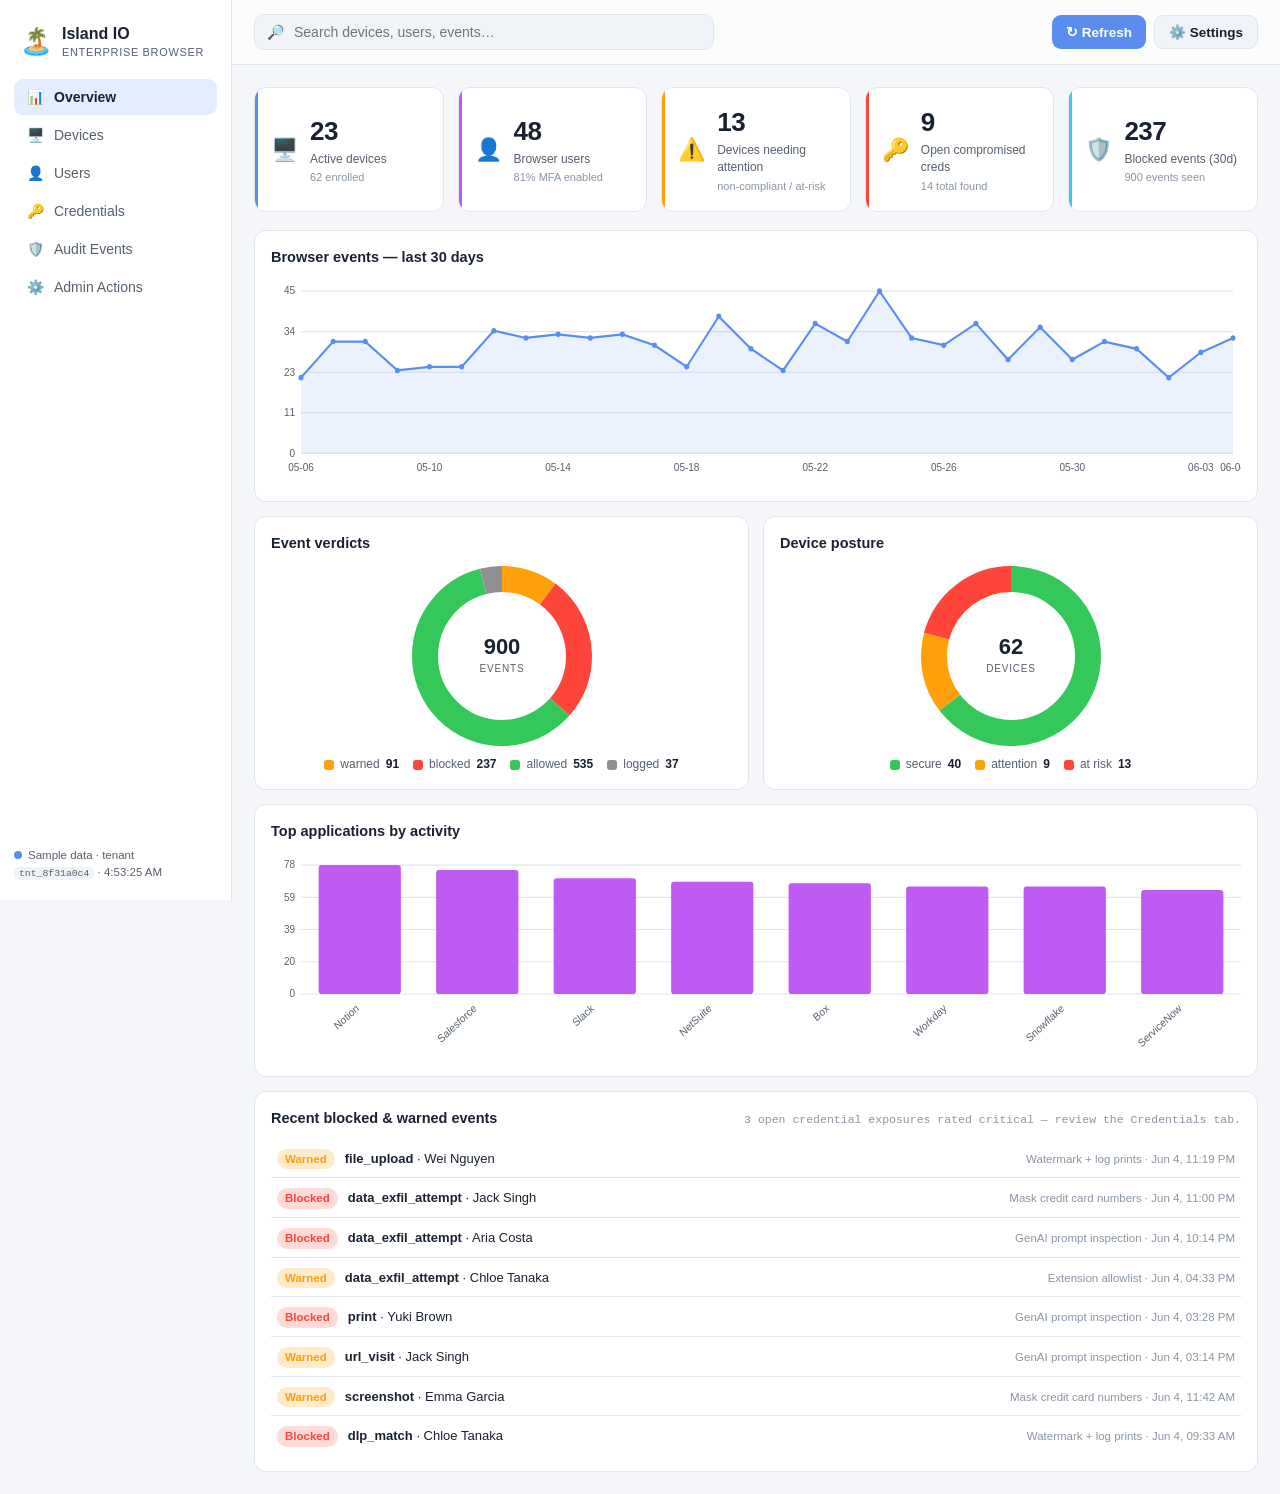
<file: index.html>
<!DOCTYPE html>
<html lang="en">
<head>
  <meta charset="UTF-8" />
  <meta name="viewport" content="width=device-width, initial-scale=1.0" />
  <title>Island IO · Enterprise Browser Dashboard</title>
  <meta name="description" content="GUI dashboard for the Island Enterprise Browser API — devices, users, compromised credentials, audit events and admin actions." />
  <link rel="icon" href="data:image/svg+xml,<svg xmlns='http://www.w3.org/2000/svg' viewBox='0 0 100 100'><text y='.9em' font-size='90'>🏝️</text></svg>" />
  <link rel="stylesheet" href="assets/css/styles.css" />
</head>
<body>
  <div id="app">
    <!-- Sidebar -->
    <aside class="sidebar">
      <div class="brand">
        <span class="brand-mark">🏝️</span>
        <div>
          <div class="brand-name">Island IO</div>
          <div class="brand-sub">Enterprise Browser</div>
        </div>
      </div>
      <nav class="tabs">
        <button class="tab active" data-tab="overview"><span>📊</span> Overview</button>
        <button class="tab" data-tab="devices"><span>🖥️</span> Devices</button>
        <button class="tab" data-tab="users"><span>👤</span> Users</button>
        <button class="tab" data-tab="credentials"><span>🔑</span> Credentials</button>
        <button class="tab" data-tab="events"><span>🛡️</span> Audit Events</button>
        <button class="tab" data-tab="admin"><span>⚙️</span> Admin Actions</button>
      </nav>
      <div class="sidebar-foot">
        <div id="dataStatus" class="data-status">Loading…</div>
      </div>
    </aside>

    <!-- Main -->
    <main class="main">
      <header class="topbar">
        <div class="search">
          <span>🔎</span>
          <input id="globalSearch" type="search" placeholder="Search devices, users, events…" autocomplete="off" />
        </div>
        <div class="topbar-actions">
          <button id="refreshBtn" class="btn" title="Reload data">↻ Refresh</button>
          <button id="settingsBtn" class="btn btn-ghost" title="Configure data source">⚙️ Settings</button>
        </div>
      </header>

      <div class="content">
        <!-- Overview -->
        <section id="panel-overview" class="panel active">
          <div id="kpis" class="kpi-row"></div>

          <div class="grid grid-2">
            <div class="card span-2">
              <div class="card-head"><h3>Browser events — last 30 days</h3></div>
              <div id="chartEventsTrend" class="chart"></div>
            </div>
            <div class="card">
              <div class="card-head"><h3>Event verdicts</h3></div>
              <div id="chartVerdicts" class="chart chart-center"></div>
            </div>
            <div class="card">
              <div class="card-head"><h3>Device posture</h3></div>
              <div id="chartPosture" class="chart chart-center"></div>
            </div>
            <div class="card span-2">
              <div class="card-head"><h3>Top applications by activity</h3></div>
              <div id="chartTopSaas" class="chart"></div>
            </div>
            <div class="card span-2">
              <div class="card-head">
                <h3>Recent blocked &amp; warned events</h3>
                <span id="overviewCredNote" class="card-note"></span>
              </div>
              <ul id="overviewFeed" class="feed"></ul>
            </div>
          </div>
        </section>

        <!-- Devices -->
        <section id="panel-devices" class="panel">
          <div class="card">
            <div class="card-head"><h3>🖥️ Device inventory</h3><span class="card-note">GET /api/v1/devices</span></div>
            <div id="tableDevices"></div>
          </div>
        </section>

        <!-- Users -->
        <section id="panel-users" class="panel">
          <div class="card">
            <div class="card-head"><h3>👤 Browser users</h3><span class="card-note">GET /api/v1/users</span></div>
            <div id="tableUsers"></div>
          </div>
        </section>

        <!-- Credentials -->
        <section id="panel-credentials" class="panel">
          <div class="card">
            <div class="card-head"><h3>🔑 Compromised credentials</h3><span class="card-note">GET /api/v1/compromised-credentials</span></div>
            <div id="tableCreds"></div>
          </div>
        </section>

        <!-- Events -->
        <section id="panel-events" class="panel">
          <div class="card">
            <div class="card-head"><h3>🛡️ Audit / timeline events</h3><span class="card-note">GET /api/v1/audit · NDJSON SIEM stream</span></div>
            <div id="tableEvents"></div>
          </div>
        </section>

        <!-- Admin -->
        <section id="panel-admin" class="panel">
          <div class="card">
            <div class="card-head"><h3>⚙️ Admin actions</h3><span class="card-note">GET /api/v1/admin-actions</span></div>
            <div id="tableAdmin"></div>
          </div>
        </section>
      </div>
    </main>
  </div>

  <!-- Settings overlay -->
  <div id="settingsOverlay" class="overlay">
    <div class="modal">
      <div class="modal-head">
        <h2>Data source settings</h2>
        <button id="settingsClose" class="icon-btn" aria-label="Close">✕</button>
      </div>
      <form id="settingsForm" class="modal-body">
        <label>Mode
          <select id="f_mode">
            <option value="mock">Sample data (no network)</option>
            <option value="live">Live Island API</option>
          </select>
        </label>
        <label>API base URL
          <input id="f_baseUrl" type="text" placeholder="https://your-tenant.island.io or http://localhost:8787" />
          <small>Point at your Management Console host, or the bundled proxy.</small>
        </label>
        <div class="row">
          <label>API version <input id="f_version" type="text" value="v1" /></label>
          <label>Refresh (sec) <input id="f_refresh" type="number" min="0" value="60" /></label>
        </div>
        <div class="row">
          <label>Auth scheme
            <select id="f_scheme">
              <option value="header">Custom header</option>
              <option value="bearer">Bearer token</option>
            </select>
          </label>
          <label>Header name <input id="f_headerName" type="text" value="x-api-key" /></label>
        </div>
        <label>API key
          <input id="f_apiKey" type="password" placeholder="Leave blank when using the proxy" autocomplete="off" />
          <small>⚠️ A key entered here lives only in this browser's localStorage. For shared/static hosting, use the proxy so the key stays server-side.</small>
        </label>
        <div class="modal-foot">
          <button type="submit" class="btn">Save &amp; reload</button>
        </div>
      </form>
    </div>
  </div>

  <!-- Scripts (plain, no build step) -->
  <script src="assets/js/config.js"></script>
  <script src="assets/js/api-client.js"></script>
  <script src="assets/js/mock-data.js"></script>
  <script src="assets/js/data-service.js"></script>
  <script src="assets/js/charts.js"></script>
  <script src="assets/js/app.js"></script>
</body>
</html>
</file>
<file: assets/css/styles.css>
/* Island IO Dashboard — styles. Dependency-free, dark theme with light fallback. */
:root {
  --bg: #0d1117;
  --bg-elev: #161b22;
  --bg-elev-2: #1c232d;
  --border: #2a313c;
  --text: #e6edf3;
  --text-dim: #9aa7b4;
  --muted: #6b7682;
  --accent: #5b8def;
  --green: #34c759;
  --amber: #ff9f0a;
  --red: #ff453a;
  --radius: 12px;
  --shadow: 0 6px 24px rgba(0, 0, 0, 0.35);
  --sidebar-w: 232px;
}
@media (prefers-color-scheme: light) {
  :root {
    --bg: #f4f6f9; --bg-elev: #ffffff; --bg-elev-2: #f0f3f7; --border: #e1e6ec;
    --text: #1a2230; --text-dim: #56616e; --muted: #8a96a3; --shadow: 0 6px 20px rgba(20, 30, 50, 0.08);
  }
}

* { box-sizing: border-box; }
html, body { margin: 0; height: 100%; }
body {
  font-family: -apple-system, BlinkMacSystemFont, 'Segoe UI', Roboto, Helvetica, Arial, sans-serif;
  background: var(--bg); color: var(--text); font-size: 14px; line-height: 1.45;
  -webkit-font-smoothing: antialiased;
}
code { font-family: ui-monospace, SFMono-Regular, Menlo, Consolas, monospace; font-size: 0.85em; background: var(--bg-elev-2); padding: 1px 5px; border-radius: 5px; }
.muted { color: var(--muted); }

#app { display: grid; grid-template-columns: var(--sidebar-w) 1fr; min-height: 100vh; }
#app.loading .content { opacity: 0.55; pointer-events: none; transition: opacity .15s; }

/* Sidebar */
.sidebar {
  background: var(--bg-elev); border-right: 1px solid var(--border);
  display: flex; flex-direction: column; padding: 18px 14px; position: sticky; top: 0; height: 100vh;
}
.brand { display: flex; align-items: center; gap: 10px; padding: 4px 6px 18px; }
.brand-mark { font-size: 26px; }
.brand-name { font-weight: 700; font-size: 16px; }
.brand-sub { font-size: 11px; color: var(--text-dim); text-transform: uppercase; letter-spacing: .06em; }
.tabs { display: flex; flex-direction: column; gap: 2px; }
.tab {
  display: flex; align-items: center; gap: 10px; padding: 10px 12px; border: none; cursor: pointer;
  background: transparent; color: var(--text-dim); border-radius: 9px; font-size: 14px; text-align: left; width: 100%;
  transition: background .12s, color .12s;
}
.tab span { width: 18px; text-align: center; }
.tab:hover { background: var(--bg-elev-2); color: var(--text); }
.tab.active { background: color-mix(in srgb, var(--accent) 16%, transparent); color: var(--text); font-weight: 600; }
.sidebar-foot { margin-top: auto; padding-top: 14px; }
.data-status { font-size: 11.5px; color: var(--text-dim); line-height: 1.5; word-break: break-word; }
.data-status .dot { display: inline-block; width: 8px; height: 8px; border-radius: 50%; margin-right: 6px; background: var(--muted); }
.data-status .dot.mock { background: var(--accent); }
.data-status .dot.live { background: var(--green); }
.data-status .dot.err { background: var(--red); }

/* Main */
.main { display: flex; flex-direction: column; min-width: 0; }
.topbar {
  display: flex; align-items: center; gap: 14px; padding: 14px 22px; border-bottom: 1px solid var(--border);
  background: color-mix(in srgb, var(--bg-elev) 70%, transparent); backdrop-filter: blur(8px);
  position: sticky; top: 0; z-index: 5;
}
.search { display: flex; align-items: center; gap: 8px; background: var(--bg-elev-2); border: 1px solid var(--border); border-radius: 9px; padding: 7px 12px; flex: 1; max-width: 460px; }
.search input { background: transparent; border: none; outline: none; color: var(--text); width: 100%; font-size: 14px; }
.topbar-actions { margin-left: auto; display: flex; gap: 8px; }
.btn { background: var(--accent); color: #fff; border: none; padding: 8px 14px; border-radius: 9px; cursor: pointer; font-size: 13.5px; font-weight: 600; }
.btn:hover { filter: brightness(1.08); }
.btn-ghost { background: var(--bg-elev-2); color: var(--text); border: 1px solid var(--border); }
.icon-btn { background: transparent; border: none; color: var(--text-dim); font-size: 18px; cursor: pointer; }

.content { padding: 22px; }
.panel { display: none; }
.panel.active { display: block; animation: fade .18s ease; }
@keyframes fade { from { opacity: 0; transform: translateY(4px); } to { opacity: 1; transform: none; } }

/* KPIs */
.kpi-row { display: grid; grid-template-columns: repeat(5, 1fr); gap: 14px; margin-bottom: 18px; }
.kpi { background: var(--bg-elev); border: 1px solid var(--border); border-radius: var(--radius); padding: 16px; display: flex; gap: 12px; align-items: center; position: relative; overflow: hidden; }
.kpi::before { content: ''; position: absolute; left: 0; top: 0; bottom: 0; width: 3px; background: var(--accent); }
.kpi[style*='--accent'] ::before { background: var(--accent); }
.kpi-icon { font-size: 22px; }
.kpi-value { font-size: 26px; font-weight: 700; letter-spacing: -.02em; }
.kpi-label { font-size: 12px; color: var(--text-dim); }
.kpi-sub { font-size: 11px; color: var(--muted); margin-top: 2px; }

/* Cards & grid */
.grid { display: grid; gap: 14px; }
.grid-2 { grid-template-columns: 1fr 1fr; }
.span-2 { grid-column: span 2; }
.card { background: var(--bg-elev); border: 1px solid var(--border); border-radius: var(--radius); padding: 16px; min-width: 0; }
.card-head { display: flex; align-items: baseline; justify-content: space-between; gap: 10px; margin-bottom: 12px; }
.card-head h3 { margin: 0; font-size: 14.5px; font-weight: 600; }
.card-note { font-size: 11.5px; color: var(--muted); font-family: ui-monospace, monospace; }
.chart { width: 100%; min-height: 180px; }
.chart-center { display: flex; flex-direction: column; align-items: center; justify-content: center; }

/* SVG charts */
.chart-donut { width: 180px; height: 180px; }
.donut-total { font-size: 22px; font-weight: 700; fill: var(--text); }
.donut-sub { font-size: 10px; fill: var(--text-dim); text-transform: uppercase; letter-spacing: .08em; }
.chart-legend { display: flex; flex-wrap: wrap; gap: 8px 14px; margin-top: 10px; justify-content: center; font-size: 12px; color: var(--text-dim); }
.legend-item { display: inline-flex; align-items: center; gap: 6px; }
.legend-item i { width: 10px; height: 10px; border-radius: 3px; display: inline-block; }
.legend-item b { color: var(--text); }
.chart-bars, .chart-line { width: 100%; height: 200px; }
.chart .grid { stroke: var(--border); stroke-width: 1; }
.chart .axis { fill: var(--text-dim); font-size: 10px; }
.chart .bar { transition: opacity .12s; }
.chart .bar:hover { opacity: .82; }

/* Feed */
.feed { list-style: none; margin: 0; padding: 0; display: flex; flex-direction: column; gap: 2px; }
.feed li { display: flex; align-items: center; gap: 10px; padding: 8px 6px; border-bottom: 1px solid var(--border); font-size: 13px; }
.feed li:last-child { border-bottom: none; }
.feed-main { flex: 1; min-width: 0; }
.feed-meta { color: var(--muted); font-size: 11.5px; white-space: nowrap; }

/* Badges */
.badge { display: inline-block; padding: 2px 8px; border-radius: 999px; font-size: 11.5px; font-weight: 600; text-transform: capitalize; white-space: nowrap; }
.badge.allowed { background: color-mix(in srgb, var(--green) 20%, transparent); color: var(--green); }
.badge.blocked { background: color-mix(in srgb, var(--red) 20%, transparent); color: var(--red); }
.badge.warned { background: color-mix(in srgb, var(--amber) 22%, transparent); color: var(--amber); }
.badge.logged { background: var(--bg-elev-2); color: var(--text-dim); }

/* Tables */
.table-meta { font-size: 12px; color: var(--text-dim); margin-bottom: 8px; }
.table-wrap { overflow-x: auto; border: 1px solid var(--border); border-radius: 10px; }
table { width: 100%; border-collapse: collapse; font-size: 13px; }
thead th { text-align: left; padding: 10px 12px; background: var(--bg-elev-2); color: var(--text-dim); font-weight: 600; white-space: nowrap; position: sticky; top: 0; }
th.sortable { cursor: pointer; user-select: none; }
th.sortable:hover { color: var(--text); }
tbody td { padding: 9px 12px; border-top: 1px solid var(--border); vertical-align: middle; }
tbody tr:hover { background: var(--bg-elev-2); }

/* Settings overlay */
.overlay { position: fixed; inset: 0; background: rgba(0, 0, 0, .5); display: none; align-items: center; justify-content: center; z-index: 50; }
.overlay.open { display: flex; }
.modal { background: var(--bg-elev); border: 1px solid var(--border); border-radius: 14px; width: min(520px, 92vw); box-shadow: var(--shadow); max-height: 90vh; overflow: auto; }
.modal-head { display: flex; align-items: center; justify-content: space-between; padding: 16px 20px; border-bottom: 1px solid var(--border); }
.modal-head h2 { margin: 0; font-size: 16px; }
.modal-body { padding: 18px 20px; display: flex; flex-direction: column; gap: 14px; }
.modal-body label { display: flex; flex-direction: column; gap: 5px; font-size: 12.5px; color: var(--text-dim); font-weight: 600; }
.modal-body input, .modal-body select { background: var(--bg-elev-2); border: 1px solid var(--border); border-radius: 8px; padding: 9px 11px; color: var(--text); font-size: 14px; font-weight: 400; }
.modal-body small { font-weight: 400; color: var(--muted); font-size: 11.5px; }
.modal-body .row { display: grid; grid-template-columns: 1fr 1fr; gap: 12px; }
.modal-foot { margin-top: 4px; }

/* Responsive */
@media (max-width: 1100px) { .kpi-row { grid-template-columns: repeat(2, 1fr); } }
@media (max-width: 880px) {
  #app { grid-template-columns: 1fr; }
  .sidebar { position: static; height: auto; flex-direction: row; flex-wrap: wrap; align-items: center; }
  .tabs { flex-direction: row; flex-wrap: wrap; }
  .sidebar-foot { margin: 0 0 0 auto; }
  .grid-2 { grid-template-columns: 1fr; }
  .span-2 { grid-column: span 1; }
}
</file>
